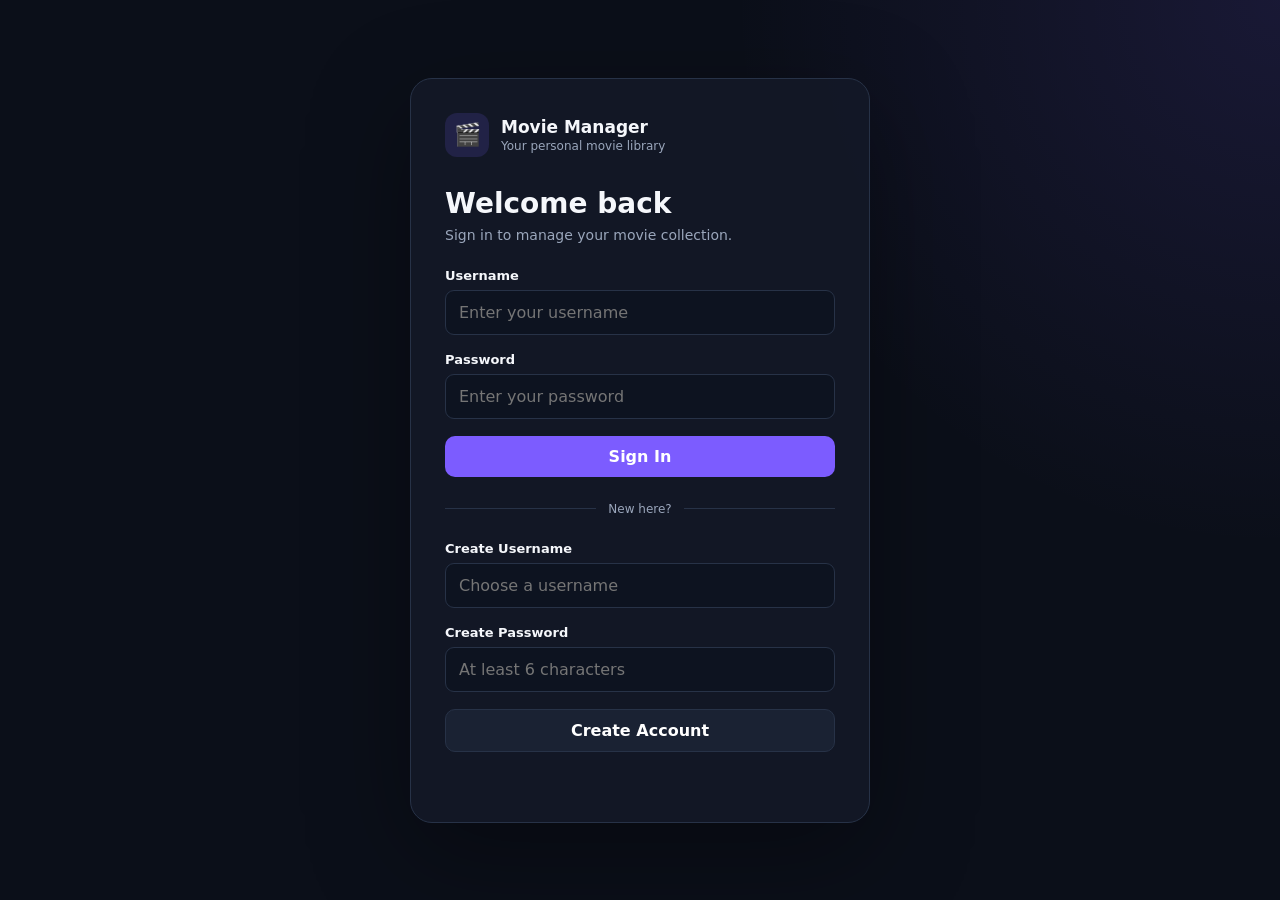
<file: frontend/index.html>
<!doctype html>
<html lang="en">
  <head>
    <meta charset="UTF-8" />

    <meta name="viewport" content="width=device-width, initial-scale=1.0" />

    <title>Movie Manager — Dashboard</title>

    <link rel="stylesheet" href="./css/style.css" />
  </head>

  <body>
    <header class="topbar">
      <div class="brand">
        <div class="brand-icon">🎬</div>

        <div>
          <h1>Movie Manager</h1>
          <p>Personal Movie Library</p>
        </div>
      </div>

      <div class="user-area">
        <span id="welcomeUser"> Welcome </span>

        <button id="logoutButton" class="btn btn-outline">Logout</button>
      </div>
    </header>

    <main class="dashboard">
      <section class="hero">
        <div>
          <span class="eyebrow"> YOUR COLLECTION </span>

          <h2>Discover your movies.</h2>

          <p>Search, organize, update and manage your movie library.</p>
        </div>

        <button id="addMovieButton" class="btn btn-primary">+ Add Movie</button>
      </section>

      <!-- STATISTICS -->

      <section class="stats-grid">
        <article class="stat-card">
          <div class="stat-icon">🎞️</div>

          <div>
            <span>Total Movies</span>
            <strong id="totalMovies"> 0 </strong>
          </div>
        </article>

        <article class="stat-card">
          <div class="stat-icon">⭐</div>

          <div>
            <span>Average Rating</span>
            <strong id="averageRating"> 0.0 </strong>
          </div>
        </article>

        <article class="stat-card">
          <div class="stat-icon">🎭</div>

          <div>
            <span>Genres</span>
            <strong id="totalGenres"> 0 </strong>
          </div>
        </article>
      </section>

      <!-- CONTROLS -->

      <section class="controls">
        <div class="search-wrapper">
          <span class="search-icon"> 🔎 </span>

          <input
            type="search"
            id="searchInput"
            placeholder="Search movies or directors..."
          />
        </div>

        <select id="genreFilter">
          <option value="">All Genres</option>
        </select>
      </section>

      <!-- MOVIE LIST -->

      <section>
        <div class="section-heading">
          <div>
            <span class="eyebrow"> LIBRARY </span>

            <h3>Your Movies</h3>
          </div>

          <span id="movieCount"> 0 movies </span>
        </div>

        <div id="loadingState" class="state">
          <div class="spinner"></div>

          <p>Loading your movies...</p>
        </div>

        <div id="errorState" class="state error-state hidden">
          <div class="state-icon">⚠️</div>

          <h3>Something went wrong</h3>

          <p id="errorMessage">Unable to load movies.</p>

          <button id="retryButton" class="btn btn-primary">Try Again</button>
        </div>

        <div id="emptyState" class="state hidden">
          <div class="state-icon">🎬</div>

          <h3>No movies found</h3>

          <p>Add your first movie to start building your collection.</p>
        </div>

        <div id="movieGrid" class="movie-grid"></div>
      </section>
    </main>

    <!-- MOVIE MODAL -->

    <div id="movieModal" class="modal hidden">
      <div class="modal-overlay"></div>

      <div class="modal-content">
        <div class="modal-header">
          <div>
            <span class="eyebrow"> MOVIE </span>

            <h2 id="modalTitle">Add Movie</h2>
          </div>

          <button id="closeModalButton" class="modal-close">×</button>
        </div>

        <form id="movieForm">
          <input type="hidden" id="movieId" />

          <div class="form-group">
            <label for="title"> Title </label>

            <input
              type="text"
              id="title"
              name="title"
              placeholder="e.g. Inception"
              required
            />
          </div>

          <div class="form-row">
            <div class="form-group">
              <label for="year"> Year </label>

              <input
                type="number"
                id="year"
                name="year"
                min="1888"
                max="2100"
                placeholder="2010"
                required
              />
            </div>

            <div class="form-group">
              <label for="rating"> Rating </label>

              <input
                type="number"
                id="rating"
                name="rating"
                min="0"
                max="10"
                step="0.1"
                placeholder="8.5"
                required
              />
            </div>
          </div>

          <div class="form-group">
            <label for="genre"> Genre </label>

            <input
              type="text"
              id="genre"
              name="genre"
              placeholder="e.g. Sci-Fi"
              required
            />
          </div>

          <div class="form-group">
            <label for="director"> Director </label>

            <input
              type="text"
              id="director"
              name="director"
              placeholder="e.g. Christopher Nolan"
              required
            />
          </div>
          <div class="form-group">
            <label for="poster">Movie poster</label>
            <input
              id="poster"
              name="poster"
              type="file"
              accept=".jpg,.jpeg,.png,.webp"
            />
          </div>
          <div class="form-group">
            <label for="trailer">Movie trailer</label>
            <input
              id="trailer"
              name="trailer"
              type="file"
              accept=".mp4,.webm,.mov"
            />
          </div>

          <div class="modal-actions">
            <button type="button" id="cancelButton" class="btn btn-outline">
              Cancel
            </button>

            <button type="submit" class="btn btn-primary" id="saveMovieButton">
              Save Movie
            </button>
          </div>
        </form>
      </div>
    </div>

    <!-- Trailer Modal -->
    <div id="trailerModal" class="modal hidden">
      <div class="modal-overlay" onclick="closeTrailerModal()"></div>
      <div class="modal-content trailer-modal-content">
        <button class="modal-close" onclick="closeTrailerModal()">
          &times;
        </button>
        <h3 id="trailerModalTitle">Movie Trailer</h3>
        <div class="video-container">
          <video id="trailerVideoPlayer" controls controlsList="nodownload">
            Your browser does not support the video tag.
          </video>
        </div>
      </div>
    </div>

    <!-- TOAST -->

    <div id="toast" class="toast"></div>

    <script src="./js/api.js"></script>
    <script src="./js/auth.js"></script>
    <script src="./js/app.js"></script>
  </body>
</html>
</file>
<file: frontend/css/style.css>
* {
  margin: 0;
  padding: 0;
  box-sizing: border-box;
}

:root {
  --background: #0b0f19;
  --surface: #121826;
  --surface-light: #1a2233;
  --border: #273247;
  --text: #f5f7fb;
  --muted: #9aa6bb;
  --primary: #7c5cff;
  --primary-dark: #6748e8;
  --danger: #ef5b6d;
  --success: #43c98b;
  --radius: 16px;
}

body {
  font-family:
    Inter,
    system-ui,
    -apple-system,
    BlinkMacSystemFont,
    "Segoe UI",
    sans-serif;

  background:
    radial-gradient(
      circle at top right,
      rgba(124, 92, 255, 0.12),
      transparent 35%
    ),
    var(--background);

  color: var(--text);
  min-height: 100vh;
}

button,
input,
select {
  font: inherit;
}

button {
  cursor: pointer;
}

.hidden {
  display: none !important;
}

/* =====================================================
   TOPBAR
===================================================== */

.topbar {
  height: 78px;

  display: flex;
  align-items: center;
  justify-content: space-between;

  padding: 0 6%;

  border-bottom: 1px solid var(--border);

  background: rgba(11, 15, 25, 0.85);

  backdrop-filter: blur(15px);

  position: sticky;
  top: 0;
  z-index: 20;
}

.brand {
  display: flex;
  align-items: center;
  gap: 12px;
}

.brand-icon {
  width: 44px;
  height: 44px;

  display: grid;
  place-items: center;

  border-radius: 12px;

  background: rgba(124, 92, 255, 0.15);

  font-size: 22px;
}

.brand h1 {
  font-size: 17px;
}

.brand p {
  color: var(--muted);
  font-size: 12px;
  margin-top: 2px;
}

.user-area {
  display: flex;
  align-items: center;
  gap: 16px;

  color: var(--muted);
  font-size: 14px;
}

/* =====================================================
   BUTTONS
===================================================== */

.btn {
  border: none;
  border-radius: 10px;

  padding: 11px 17px;

  font-weight: 600;

  transition:
    transform 0.2s,
    opacity 0.2s,
    background 0.2s;
}

.btn:hover {
  transform: translateY(-1px);
}

.btn:disabled {
  opacity: 0.6;
  cursor: not-allowed;
}

.btn-primary {
  background: var(--primary);
  color: white;
}

.btn-primary:hover {
  background: var(--primary-dark);
}

.btn-secondary {
  background: var(--surface-light);
  color: white;

  border: 1px solid var(--border);
}

.btn-outline {
  background: transparent;

  color: var(--text);

  border: 1px solid var(--border);
}

.btn-danger {
  background: rgba(239, 91, 109, 0.1);

  color: var(--danger);

  border: 1px solid rgba(239, 91, 109, 0.25);
}

.btn-small {
  padding: 8px 12px;
  font-size: 13px;
}

.btn-full {
  width: 100%;
}

/* =====================================================
   DASHBOARD
===================================================== */

.dashboard {
  width: min(1200px, 90%);
  margin: auto;

  padding: 55px 0 80px;
}

.hero {
  display: flex;
  align-items: center;
  justify-content: space-between;

  gap: 30px;

  margin-bottom: 42px;
}

.eyebrow {
  display: inline-block;

  font-size: 11px;
  font-weight: 700;

  letter-spacing: 1.5px;

  color: var(--primary);

  margin-bottom: 10px;
}

.hero h2 {
  font-size: clamp(34px, 5vw, 56px);

  letter-spacing: -2px;

  line-height: 1.05;

  max-width: 700px;
}

.hero p {
  color: var(--muted);

  margin-top: 14px;

  font-size: 16px;
}

/* =====================================================
   STATISTICS
===================================================== */

.stats-grid {
  display: grid;

  grid-template-columns: repeat(3, 1fr);

  gap: 18px;

  margin-bottom: 30px;
}

.stat-card {
  display: flex;

  align-items: center;

  gap: 16px;

  padding: 22px;

  border: 1px solid var(--border);

  border-radius: var(--radius);

  background: rgba(18, 24, 38, 0.75);
}

.stat-icon {
  width: 48px;
  height: 48px;

  display: grid;
  place-items: center;

  background: rgba(124, 92, 255, 0.1);

  border-radius: 12px;

  font-size: 21px;
}

.stat-card span {
  display: block;

  color: var(--muted);

  font-size: 13px;

  margin-bottom: 4px;
}

.stat-card strong {
  font-size: 25px;
}

/* =====================================================
   CONTROLS
===================================================== */

.controls {
  display: flex;

  gap: 14px;

  margin-bottom: 38px;
}

.search-wrapper {
  flex: 1;

  position: relative;
}

.search-icon {
  position: absolute;

  left: 16px;
  top: 50%;

  transform: translateY(-50%);

  opacity: 0.7;
}

.search-wrapper input,
.controls select {
  width: 100%;

  background: var(--surface);

  border: 1px solid var(--border);

  color: var(--text);

  border-radius: 11px;

  padding: 13px 15px;

  outline: none;
}

.search-wrapper input {
  padding-left: 45px;
}

.search-wrapper input:focus,
.controls select:focus {
  border-color: var(--primary);
}

.controls select {
  width: 190px;
}

/* =====================================================
   SECTION
===================================================== */

.section-heading {
  display: flex;

  align-items: end;
  justify-content: space-between;

  margin-bottom: 20px;
}

.section-heading h3 {
  font-size: 25px;
}

.section-heading > span {
  color: var(--muted);
  font-size: 13px;
}

/* =====================================================
   MOVIE GRID & CARD REFRESH
===================================================== */

.movie-grid {
  display: grid;
  /* grid-template-columns: repeat(3, 1fr); */
  grid-template-columns: repeat(auto-fill, minmax(320px, 1fr));
  gap: 24px;
}

.movie-card {
  background: var(--surface);
  border: 1px solid var(--border);
  border-radius: var(--radius);
  overflow: hidden;
  display: flex;
  flex-direction: column;
  transition:
    transform 0.25s,
    ease,
    border-color 0.25s ease,
    box-shadow 0.25s ease;
}

.movie-card:hover {
  transform: translateY(-5px);
  border-color: rgba(124, 92, 255, 0.6);
  box-shadow: 0 12px 35px rgba(0, 0, 0, 0.4);
}

/* --- POSTER STYLING --- */
.movie-poster-container {
  width: 100%;
  height: 220px;
  overflow: hidden;
  position: relative;
  background: linear-gradient(135deg, #171f31, #202b43);
}


.movie-poster-container img {
  width: 100%;
  height: 100%;
  object-fit: cover;
  display: block;
}

/* .poster-icon {
  font-size: 54px;
  opacity: 0.75;
} */

/* Fallback/Default icon if no poster is uploaded */
.poster-fallback-icon {
    width: 100%;
    height: 100%;
    display: grid;
    place-items: center;
    font-size: 48px;
    opacity: 0.6;
}

.poster-number {
  position: absolute;
  top: 12px;
  left: 12px;
  background: rgba(0, 0, 0, 0.6);
  padding: 4px 8px;
  border-radius: 6px;
  font-size: 11px;
  font-weight: 600;
}


.poster-year {
  position: absolute;
  bottom: 12px;
  right: 12px;
  background: rgba(0, 0, 0, 0.6);
  padding: 4px 8px;
  border-radius: 6px;
  font-size: 11px;
  font-weight: 600;
}


/* --- MOVIE INFO SECTION --- */
.movie-info {
  padding: 18px;
  display: flex;
  flex-direction: column;
  flex: 1;
}

.movie-top {
  display: flex;
  align-items: center;
  justify-content: space-between;
  margin-bottom: 10px;
}

.genre-badge {
  color: var(--primary);
  background: rgba(124, 92, 255, 0.1);
  padding: 4px 8px;
  border-radius: 6px;
  font-size: 11px;
  font-weight: 600;
}

.rating {
  font-size: 13px;
    color: #f3c969;
    font-weight: 600;
}

.movie-info h3 {
  font-size: 18px;
    margin-bottom: 6px;
    line-height: 1.3;
}

.director {
  color: var(--muted);
  font-size: 13px;
  margin-bottom: 16px;
  /* min-height: 16px; */
}

.director strong {
  color: var(--text);
}

/* --- TRAILER & ACTIONS WRAPPER --- */
.movie-footer-actions {
    margin-top: auto;
    display: flex;
    flex-direction: column;
    gap: 10px;
}

.trailer-preview-btn {
    background: rgba(255, 255, 255, 0.05);
    border: 1px solid var(--border);
    color: var(--text);
    padding: 8px 12px;
    border-radius: 8px;
    font-size: 12px;
    font-weight: 500;
    display: flex;
    align-items: center;
    justify-content: center;
    gap: 6px;
    transition: background 0.2s;
}

.trailer-preview-btn:hover {
    background: rgba(255, 255, 255, 0.1);
    border-color: var(--primary);
}

.movie-actions {
  display: flex;
  gap: 8px;
}

.movie-actions button {
    flex: 1;
}


/* =====================================================
   TRAILER MODAL STYLES
===================================================== */
.trailer-modal-content {
    width: min(800px, 95% );
    max-height: 90vh;
}

.trailer-modal-content h3 {
    margin-bottom: 16px;
    font-size: 1.25rem;
}

.video-container {
    width: 100%;
    background: #000;
    border-radius: 12px;
    overflow: hidden;
    display: flex;
    justify-content: center;
    align-items: center;
}

.video-container video {
    width: 100%;
    max-height: 65vh;
    display: block;
    outline: none;
}

/* =====================================================
   STATES
===================================================== */

.state {
  min-height: 250px;

  display: flex;

  align-items: center;
  justify-content: center;

  flex-direction: column;

  text-align: center;

  color: var(--muted);
}

.state h3 {
  color: var(--text);

  margin: 12px 0 5px;
}

.state-icon {
  font-size: 42px;
}

.spinner {
  width: 35px;
  height: 35px;

  border: 3px solid var(--border);

  border-top-color: var(--primary);

  border-radius: 50%;

  animation: spin 0.8s linear infinite;

  margin-bottom: 15px;
}

@keyframes spin {
  to {
    transform: rotate(360deg);
  }
}

/* =====================================================
   MODAL
===================================================== */

.modal {
  position: fixed;
  inset: 0;
  z-index: 100;
  display: grid;
  place-items: center;
  padding: 20px;
}

.modal-overlay {
  position: absolute;
  inset: 0;
  background: rgba(0, 0, 0, 0.72);
  backdrop-filter: blur(5px);
}

.modal-content {
  position: relative;
  width: min(520px, 100%);
  max-height: 85vh;
  display: flex;
  flex-direction: column;
  background: var(--surface);
  border: 1px solid var(--border);
  border-radius: 20px;
  padding: 28px;
  box-shadow: 0 25px 80px rgba(0, 0, 0, 0.5);
}

.modal-header {
  display: flex;

  align-items: flex-start;

  justify-content: space-between;

  margin-bottom: 25px;
}

.modal-header h2 {
  font-size: 25px;
}

.modal-close {
  border: none;

  background: transparent;

  color: var(--muted);

  font-size: 30px;

  line-height: 1;
}

.modal-close:hover {
  color: var(--text);
}

#movieForm {
  overflow-y: auto; /* Enables scrolling for the form fields only */
  padding-right: 4px; /* Optional: prevents content from hiding behind scrollbar */
}

/* Optional: style the scrollbar nicely for modern browsers */
#movieForm::-webkit-scrollbar {
  width: 6px;
}

#movieForm::-webkit-scrollbar-thumb {
  background: var(--border);
  border-radius: 4px;
}

/* =====================================================
   FORMS
===================================================== */

.form-group {
  margin-bottom: 17px;
}

.form-group label {
  display: block;

  font-size: 13px;

  font-weight: 600;

  margin-bottom: 7px;
}

.form-group input {
  width: 100%;

  padding: 12px 13px;

  background: #0d1320;

  color: var(--text);

  border: 1px solid var(--border);

  border-radius: 9px;

  outline: none;
}

.form-group input:focus {
  border-color: var(--primary);
}

.form-row {
  display: grid;

  grid-template-columns: 1fr 1fr;

  gap: 14px;
}

.modal-actions {
  display: flex;

  justify-content: flex-end;

  gap: 10px;

  margin-top: 25px;
}

/* =====================================================
   TOAST
===================================================== */

.toast {
  position: fixed;

  bottom: 25px;
  right: 25px;

  z-index: 200;

  padding: 13px 18px;

  background: var(--surface-light);

  border: 1px solid var(--border);

  border-radius: 10px;

  transform: translateY(100px);

  opacity: 0;

  transition: 0.3s ease;

  pointer-events: none;
}

.toast.show {
  transform: translateY(0);

  opacity: 1;
}

.toast.error {
  border-color: rgba(239, 91, 109, 0.4);

  color: var(--danger);
}

.toast.success {
  color: var(--success);
}

/* =====================================================
   AUTH PAGE
===================================================== */

.auth-page {
  min-height: 100vh;

  display: grid;

  place-items: center;

  padding: 30px;
}

.auth-container {
  width: min(460px, 100%);
}

.auth-card {
  background: rgba(18, 24, 38, 0.95);

  border: 1px solid var(--border);

  border-radius: 22px;

  padding: 34px;

  box-shadow: 0 30px 100px rgba(0, 0, 0, 0.35);
}

.auth-heading {
  margin: 30px 0 25px;
}

.auth-heading h2 {
  font-size: 28px;
}

.auth-heading p {
  color: var(--muted);

  margin-top: 7px;

  font-size: 14px;
}

.auth-divider {
  display: flex;

  align-items: center;

  gap: 12px;

  margin: 25px 0;

  color: var(--muted);

  font-size: 12px;
}

.auth-divider::before,
.auth-divider::after {
  content: "";

  flex: 1;

  height: 1px;

  background: var(--border);
}

.auth-message {
  margin-top: 18px;

  text-align: center;

  font-size: 13px;

  min-height: 18px;
}

.auth-message.error {
  color: var(--danger);
}

.auth-message.success {
  color: var(--success);
}

/* =====================================================
   RESPONSIVE
===================================================== */

@media (max-width: 900px) {
  .movie-grid {
    grid-template-columns: repeat(2, 1fr);
  }
}

@media (max-width: 700px) {
  .topbar {
    padding: 0 5%;
  }

  .user-area span {
    display: none;
  }

  .hero {
    flex-direction: column;

    align-items: flex-start;
  }

  .stats-grid {
    grid-template-columns: 1fr;
  }

  .controls {
    flex-direction: column;
  }

  .controls select {
    width: 100%;
  }
}

@media (max-width: 550px) {
  .dashboard {
    width: 92%;
  }

  .movie-grid {
    grid-template-columns: 1fr;
  }

  .form-row {
    grid-template-columns: 1fr;
  }

  .auth-card {
    padding: 25px;
  }

  .modal-content {
    padding: 22px;
  }
}
</file>
